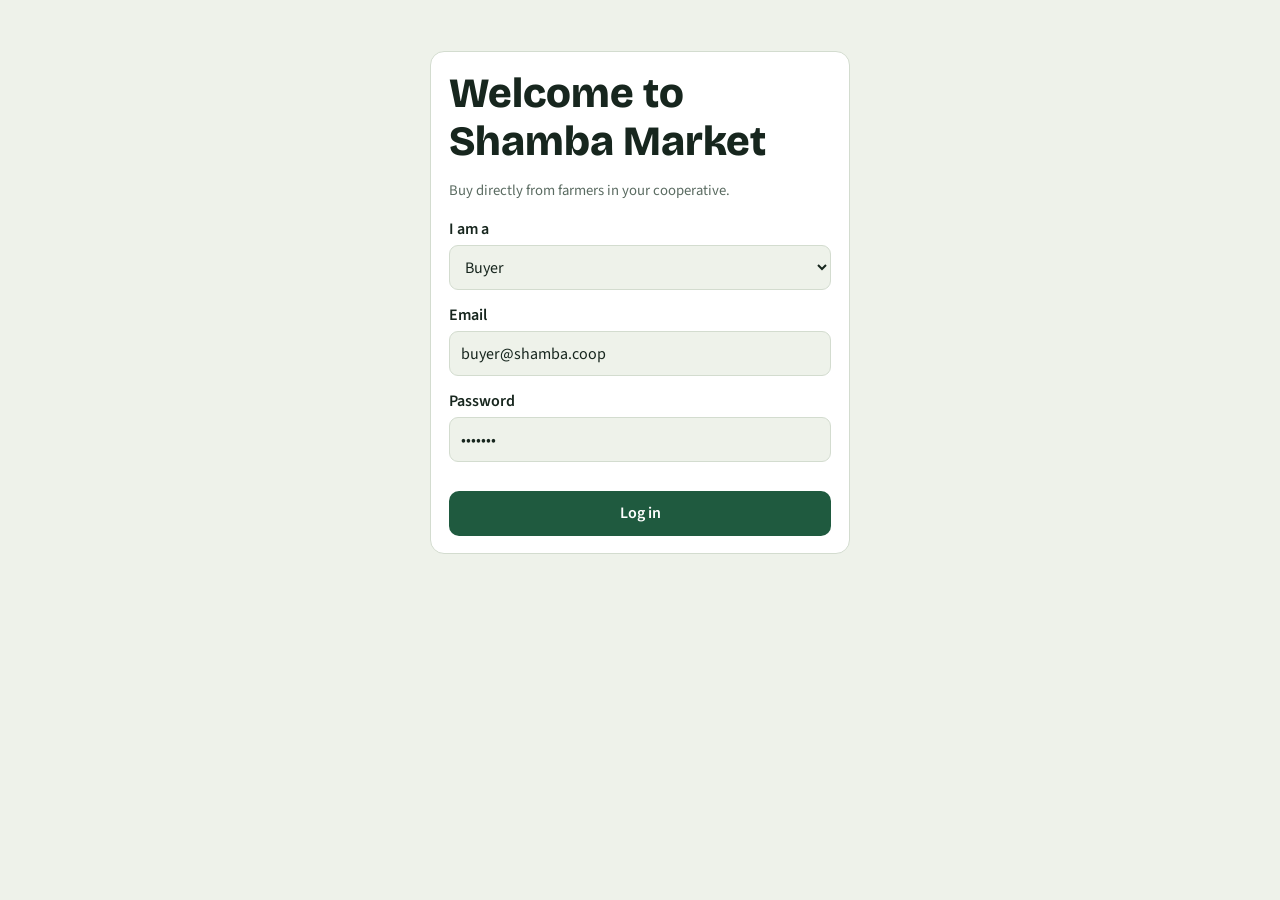
<file: index.html>
<!DOCTYPE html>
<html lang="en">
<head>
  <meta charset="utf-8">
  <meta name="viewport" content="width=device-width, initial-scale=1">
  <title>Login – Shamba Market</title>
  <link rel="stylesheet" href="style.css">
</head>
<body>
  <main>
    <!-- Steps navigation (currently hidden) -->
    <!--
    <div class="steps">
      <span class="cur">Login</span>
      <span>Dashboard</span>
      <span>Browse</span>
      <span>Details</span>
      <span>Cart</span>
      <span>Order</span>
      <span>Confirmed</span>
    </div>
    -->

    <div class="login card">
      <h1>Welcome to Shamba Market</h1>
      <p class="mute">Buy directly from farmers in your cooperative.</p>

      <label for="rl">I am a</label>
      <select id="rl">
        <option value="buyer">Buyer</option>
        <option value="farmer">Farmer</option>
      </select>

      <div id="fm" hidden>
        <label for="fa">Farm name</label>
        <input id="fa" value="Mukasa Farms, Mpigi">
      </div>

      <label for="em">Email</label>
      <input id="em" type="email" value="buyer@shamba.coop" autocomplete="username">

      <label for="pw">Password</label>
      <input id="pw" type="password" value="harvest" autocomplete="current-password">

      <div class="err" id="le" role="alert"></div>

      <button class="btn" id="go" style="width:100%;margin-top:.5rem">Log in</button>
    </div>
  </main>

  <script src="app.js"></script>
  <script>
    // Redirect if already logged in
    if (S.user) {
      location.replace(S.role === "farmer" ? "farm.html" : "dashboard.html");
    }

    // Show farm name field if role is farmer
    $("#rl").onchange = e => {
      $("#fm").hidden = e.target.value !== "farmer";
    };

    // Login button handler
    $("#go").onclick = () => {
      const em = $("#em").value.trim();
      const pw = $("#pw").value;
      const rl = $("#rl").value;
      const fa = $("#fa").value.trim();

      // Validation
      if (!/^\S+@\S+\.\S+$/.test(em)) {
        $("#le").textContent = "Enter a valid email address.";
        return;
      }
      if (pw.length < 4) {
        $("#le").textContent = "Password must have at least 4 characters.";
        return;
      }
      if (rl === "farmer" && !fa) {
        $("#le").textContent = "Enter your farm name.";
        return;
      }

      // Save session data
      ST.set("user", em.split("@")[0].replace(/^./, c => c.toUpperCase()));
      ST.set("role", rl);
      ST.set("farm", rl === "farmer" ? fa : "");

      // Redirect
      location.href = rl === "farmer" ? "farm.html" : "dashboard.html";
    };
  </script>
</body>
</html>
</file>
<file: style.css>
/* =========================
   Fonts & Variables
========================= */
@import url("https://fonts.googleapis.com/css2?family=Bricolage+Grotesque:wght@500;700;800&family=Source+Sans+3:wght@400;600&display=swap");

:root {
  --bg: #eef2ea;
  --card: #fff;
  --ink: #17261e;
  --mute: #5a6b61;
  --green: #1f5a3f;
  --green2: #2f7d57;
  --gold: #e3a008;
  --line: #d3dccf;
  --err: #a8321f;
  color-scheme: light;
}

/* =========================
   Base Styles
========================= */
* { box-sizing: border-box; }

body {
  margin: 0;
  background: var(--bg);
  color: var(--ink);
  font: 16px/1.5 "Source Sans 3", system-ui, sans-serif;
}

h1, h2, h3 {
  font-family: "Bricolage Grotesque", system-ui, sans-serif;
  line-height: 1.15;
  margin: 0 0 .5rem;
}

h1 { font-size: clamp(1.8rem, 5vw, 2.6rem); font-weight: 800; }
h2 { font-size: 1.5rem; }
h3 { font-size: 1.1rem; }

button, input, select, textarea {
  font: inherit;
  color: inherit;
}

:focus-visible {
  outline: 3px solid var(--gold);
  outline-offset: 2px;
}

/* =========================
   Header & Navigation
========================= */
header.top {
  background: var(--green);
  color: #fff;
  position: sticky;
  top: 0;
  z-index: 5;
}

.bar {
  max-width: 1040px;
  margin: auto;
  padding: .7rem 1rem;
  display: flex;
  align-items: center;
  gap: 1rem;
  flex-wrap: wrap;
}

.logo {
  font: 800 1.3rem "Bricolage Grotesque", sans-serif;
  margin-right: auto;
  color: #fff;
  text-decoration: none;
}

.bar nav {
  display: flex;
  gap: .3rem;
  align-items: center;
  flex-wrap: wrap;
}

.nb {
  background: none;
  border: 0;
  color: #fff;
  padding: .4rem .7rem;
  border-radius: 8px;
  cursor: pointer;
  text-decoration: none;
}

.nb:hover, .nb.on { background: rgba(255,255,255,.18); }

.badge {
  background: var(--gold);
  color: var(--ink);
  border-radius: 99px;
  padding: 0 .45rem;
  font-weight: 700;
  font-size: .85rem;
  margin-left: .3rem;
}

/* =========================
   Layout
========================= */
main {
  max-width: 1040px;
  margin: auto;
  padding: 1.2rem 1rem 3rem;
}

.steps {
  display: flex;
  gap: .3rem;
  flex-wrap: wrap;
  margin-bottom: 1.2rem;
  font-size: .85rem;
  color: var(--mute);
}

.steps span {
  padding: .15rem .6rem;
  border-radius: 99px;
  border: 1px solid var(--line);
}

.steps .cur { background: var(--green); color: #fff; border-color: var(--green); }
.steps .done { border-color: var(--green2); color: var(--green2); }

.card {
  background: var(--card);
  border: 1px solid var(--line);
  border-radius: 14px;
  padding: 1.1rem;
}

.grid {
  display: grid;
  grid-template-columns: repeat(auto-fill, minmax(210px, 1fr));
  gap: 1rem;
}

@media(max-width:700px) {
  .grid { grid-template-columns: repeat(2, minmax(0, 1fr)); gap: .7rem; }
  .prod .in { padding: 0 .7rem .8rem; }
  .prod h3 { font-size: .95rem; }
  .pic img, .tile { font-size: 2.6rem; }
}

/* =========================
   Components
========================= */
.prod {
  display: flex;
  flex-direction: column;
  gap: .3rem;
  padding: 0;
  overflow: hidden;
  text-decoration: none;
  color: inherit;
}

a.prod:hover { border-color: var(--green2); }

.prod .in {
  padding: 0 1rem 1rem;
  display: flex;
  flex-direction: column;
  gap: .2rem;
  flex: 1;
}

.pic img, .tile {
  width: 100%;
  aspect-ratio: 4/3;
  object-fit: cover;
  display: flex;
  align-items: center;
  justify-content: center;
  font-size: 3.6rem;
}

.big { text-align: center; }
.big img, .big .tile { border-radius: 12px; font-size: 6rem; }

.prev img { max-width: 200px; border-radius: 10px; margin-top: .6rem; }

.price { font-weight: 700; color: var(--green); }
.mute { color: var(--mute); font-size: .92rem; }

.btn {
  display: inline-block;
  background: var(--green);
  color: #fff;
  border: 0;
  border-radius: 10px;
  padding: .65rem 1.1rem;
  font-weight: 600;
  cursor: pointer;
  text-decoration: none;
  text-align: center;
}

.btn:hover { background: var(--green2); }
.btn.alt { background: transparent; color: var(--green); border: 1.5px solid var(--green); }
.btn.gold { background: var(--gold); color: var(--ink); }

/* =========================
   Forms
========================= */
label { display: block; font-weight: 600; margin: .8rem 0 .25rem; }

input, select, textarea {
  width: 100%;
  padding: .6rem .7rem;
  border: 1.5px solid var(--line);
  border-radius: 9px;
  background: var(--bg);
}

textarea { min-height: 7rem; }

.err {
  color: var(--err);
  font-size: .88rem;
  min-height: 1.1rem;
  margin-top: .2rem;
}

/* =========================
   Utilities
========================= */
.row { display: flex; gap: 1rem; flex-wrap: wrap; }
.row > * { flex: 1 1 280px; }

.tools { display: flex; gap: .6rem; flex-wrap: wrap; margin-bottom: 1rem; }
.tools > * { flex: 1 1 160px; }

.chips { display: flex; gap: .4rem; flex-wrap: wrap; margin-bottom: 1rem; }
.chip { border: 1.5px solid var(--line); background: var(--card); border-radius: 99px; padding: .3rem .9rem; cursor: pointer; text-decoration: none; color: inherit; }
.chip.on { background: var(--green); color: #fff; border-color: var(--green); }

.stats { display: grid; grid-template-columns: repeat(auto-fit, minmax(150px, 1fr)); gap: .8rem; margin: 1rem 0 1.5rem; }
.stat b { display: block; font: 800 1.7rem "Bricolage Grotesque", sans-serif; color: var(--green); }

.hero { background: var(--green); color: #fff; border-radius: 16px; padding: 1.6rem; margin-bottom: 1rem; }
.hero p { max-width: 55ch; opacity: .92; }

.tbl { width: 100%; border-collapse: collapse; }


.tbl td,
.tbl th {
  padding: .7rem .4rem;
  border-bottom: 1px solid var(--line);
  text-align: left;
  vertical-align: middle;
}

.scroll { overflow-x: auto; }

.qty {
  display: inline-flex;
  align-items: center;
  border: 1.5px solid var(--line);
  border-radius: 9px;
}

.qty button {
  background: none;
  border: 0;
  width: 2.2rem;
  height: 2.2rem;
  cursor: pointer;
  font-size: 1.1rem;
}

.qty span {
  min-width: 2rem;
  text-align: center;
}

.link {
  background: none;
  border: 0;
  color: var(--err);
  cursor: pointer;
  text-decoration: underline;
}

.sum {
  display: flex;
  justify-content: space-between;
  padding: .3rem 0;
}

.tot {
  font-weight: 800;
  font-size: 1.2rem;
  border-top: 2px solid var(--line);
  margin-top: .4rem;
  padding-top: .6rem;
}

.toast {
  position: fixed;
  left: 50%;
  bottom: 1.2rem;
  transform: translateX(-50%);
  background: var(--ink);
  color: #fff;
  padding: .6rem 1.1rem;
  border-radius: 10px;
  z-index: 9;
}

.login {
  max-width: 420px;
  margin: 2rem auto;
}

.empty {
  text-align: center;
  padding: 2rem;
}
</file>
